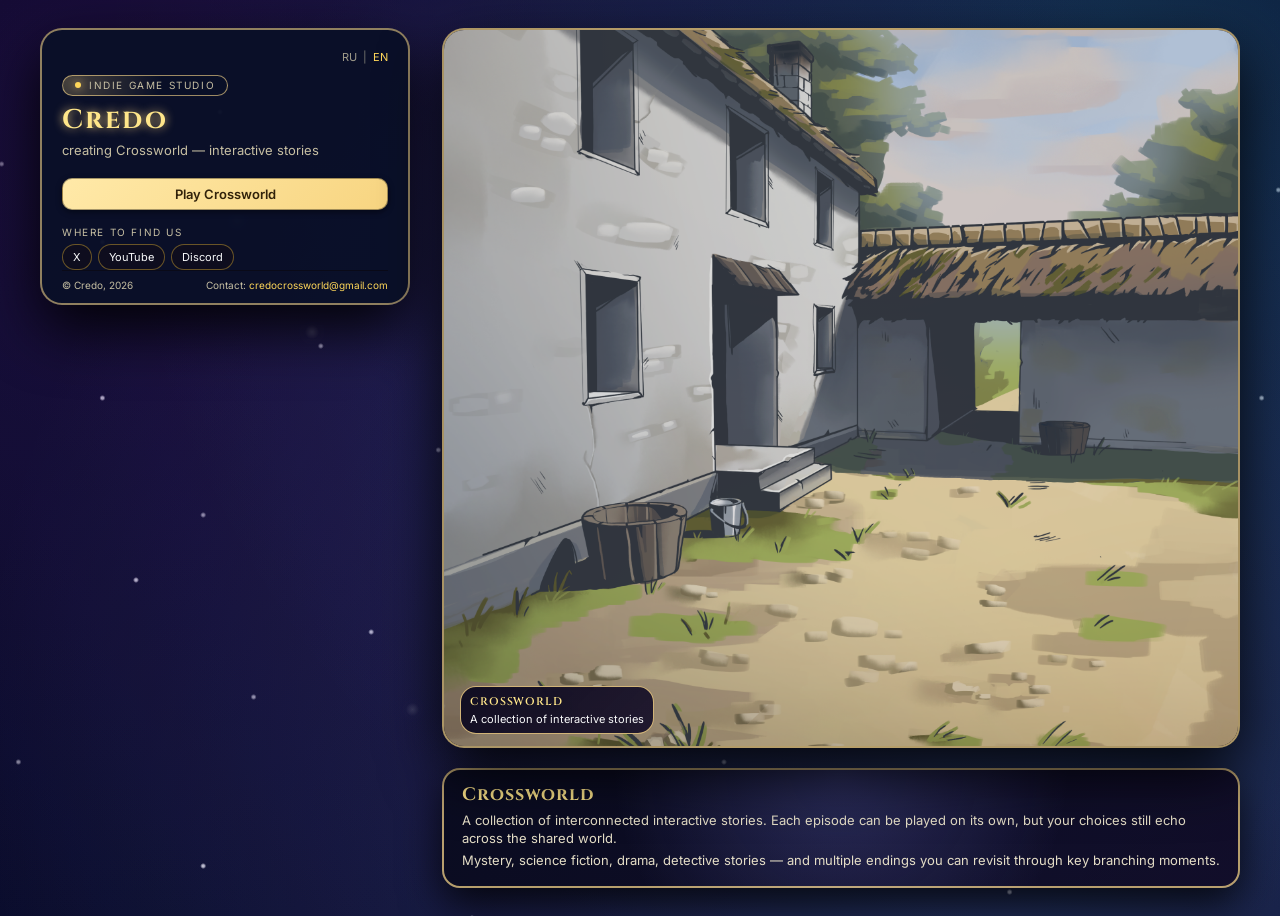
<file: index.html>
<!DOCTYPE html>
<html lang="ru">
<head>
  <meta charset="UTF-8" />
  <title>Credo — Crossworld</title>
  <meta name="viewport" content="width=device-width, initial-scale=1" />
  <meta
    name="description"
    content="Credo — инди-студия, создающая Crossworld: коллекцию интерактивных историй, где решения меняют финал."
  />

  <link rel="preconnect" href="https://fonts.googleapis.com">
  <link rel="preconnect" href="https://fonts.gstatic.com" crossorigin>
  <link
    href="https://fonts.googleapis.com/css2?family=Cinzel:wght@600;700&family=Inter:wght@300;400;600;700&display=swap"
    rel="stylesheet"
  >

  <link rel="stylesheet" href="css/base.css">
  <link rel="stylesheet" href="css/background-stars.css">
  <link rel="stylesheet" href="css/card.css">
  <link rel="stylesheet" href="css/poster.css">
  <link rel="stylesheet" href="css/layout.css">


  <link rel="icon" type="image/png" href="images/favicon.png">


  <script>
    (function () {
      const savedLang = localStorage.getItem("site-lang");
      if (savedLang) return;

      const lang = (navigator.language || navigator.userLanguage || "").toLowerCase();
      const isRussian = lang.startsWith("ru");

      if (!isRussian) {
        window.location.replace("en/");
      }
    })();
  </script>
</head>
<body>

  <main class="page">
    <div class="layout">

      <!-- Левая колонка -->
      <section class="card card-links" aria-label="Credo — ссылки и контакты">
        <div class="lang-switch" aria-label="Переключение языка">
          <a class="lang-link is-active" href="/" onclick="localStorage.setItem('site-lang','ru')">RU</a>
          <span class="lang-divider">|</span>
          <a class="lang-link" href="en/" onclick="localStorage.setItem('site-lang','en')">EN</a>
        </div>
        
        <header class="card-header">
          <div class="logo-pill">
            <span class="logo-dot"></span>
            <span>Игровая инди-студия</span>
          </div>

          <h1 class="title">Credo</h1>
          <p class="subtitle">делаем Crossworld — интерактивные истории</p>
        </header>

        <div class="cta-column">
          <!-- Замени href на реальные ссылки -->
          <a class="btn btn-primary" href="https://play.google.com/store/apps/details?id=com.Credo.CrossWorld" target="_blank" rel="noopener noreferrer">
            Играть в Crossworld
          </a>

          <a class="btn btn-outline" href="https://boosty.to/credo_game" target="_blank" rel="noopener noreferrer">
            Поддержать студию
          </a>
        </div>

        <div class="links-section">
          <p class="links-title">Соцсети и площадки</p>

          <div class="links-grid">
            <a class="pill-link" href="https://t.me/+BuVAD04osi0wZGUy" target="_blank" rel="noopener noreferrer">Telegram</a>
            <a class="pill-link" href="https://vk.com/credoindiegame" target="_blank" rel="noopener noreferrer">VK</a>
            <a class="pill-link" href="https://www.youtube.com/@GamesAreACredo" target="_blank" rel="noopener noreferrer">YouTube</a>
          </div>
        </div>

        <footer class="card-footer">
          <span>© Credo, 2026</span>
          <span>Контакты: <a href="mailto:credocrossworld@gmail.com">credocrossworld@gmail.com</a></span>
        </footer>
      </section>

      <!-- Правая колонка -->
      <section class="poster-block" aria-label="Crossworld — постер и описание">
        <article class="poster-card">
          <!-- Замени src на свой постер -->
          <img
            src="images/crossworld-poster.jpg"
            alt="Постер игры Crossworld"
            class="poster-image"
          />

          <div class="poster-tag">
            <span class="tag-pill">Crossworld</span>
            <span class="tag-sub">Коллекция интерактивных историй</span>
          </div>
        </article>

        <div class="poster-description">
          <h2>Crossworld</h2>
          <p>
            Сборник связанных между собой интерактивных историй. Каждый эпизод
            играется отдельно, но решения откликаются в общем мире.
          </p>
          <p class="poster-extra">
            Мистика, научная фантастика, драма, детектив — и несколько концовок,
            к которым можно возвращаться через ключевые развилки.
          </p>
        </div>
      </section>

    </div>
  </main>

</body>
</html>
</file>
<file: css/base.css>
:root {
  --bg-1: #02051a;
  --bg-2: #050b26;

  --card-bg: rgba(10, 16, 40, 0.96);
  --card-border: rgba(255, 221, 140, 0.55);

  --accent-main: #ffd75a;
  --accent-alt: #fbbf24;
  --accent-hot: #f97316;

  --text-main: #f9fafb;
  --text-muted: #e5dec7;
  --text-soft: #c7bfa3;

  --radius-card: 22px;
  --radius-pill: 999px;

  --shadow-soft: 0 24px 60px rgba(0, 0, 0, 0.9);

  --transition-fast: 150ms ease-out;
}

*,
*::before,
*::after {
  box-sizing: border-box;
}

body {
  margin: 0;
  min-height: 100vh;
  font-family: "Inter", system-ui, -apple-system, BlinkMacSystemFont, "Segoe UI", sans-serif;
  color: var(--text-main);
  background: linear-gradient(180deg, var(--bg-1), var(--bg-2));
  position: relative;
  overflow-x: hidden;
  overflow-y: auto;
}
</file>
<file: css/background-stars.css>
/* background-stars.css
   1) Статичная россыпь мелких звёзд + мягкие туманности (body::before)
      — с плавным движением и лёгким мерцанием
   2) Несколько мерцающих звёзд-крестиков (body::after, .page::before, .page::after)
      — медленное мерцание, не синхронное
   3) Базовый контейнер .page
*/

/* === СЛОЙ 1: МЕЛКИЕ ЗВЁЗДЫ + ТУМАННОСТИ === */

body::before {
  content: "";
  position: fixed;
  inset: -200px;
  pointer-events: none;
  z-index: 0;
  mix-blend-mode: screen;
  background-repeat: no-repeat;

  background-image:
    /* туманности: мягкие, слегка заметные */
    radial-gradient(circle at 22% 26%, rgba(88, 28, 135, 0.32), transparent 60%),
    radial-gradient(circle at 78% 20%, rgba(56, 189, 248, 0.22), transparent 60%),
    radial-gradient(circle at 68% 72%, rgba(129, 140, 248, 0.28), transparent 65%),

    /* звёздное поле: вручную раскиданные точки */
    radial-gradient(circle at 3% 6%,   rgba(248,250,252,0.9) 1px, transparent 3px),
    radial-gradient(circle at 8% 15%,  rgba(248,250,252,0.6) 1px, transparent 3px),
    radial-gradient(circle at 15% 4%,  rgba(248,250,252,0.8) 1px, transparent 3px),
    radial-gradient(circle at 21% 11%, rgba(248,250,252,0.7) 1px, transparent 3px),
    radial-gradient(circle at 28% 7%,  rgba(248,250,252,0.9) 1.1px, transparent 3px),
    radial-gradient(circle at 35% 3%,  rgba(248,250,252,0.7) 1px, transparent 3px),
    radial-gradient(circle at 42% 9%,  rgba(248,250,252,0.85) 1px, transparent 3px),
    radial-gradient(circle at 49% 5%,  rgba(248,250,252,0.7) 1px, transparent 3px),
    radial-gradient(circle at 56% 10%, rgba(248,250,252,0.9) 1.1px, transparent 3px),
    radial-gradient(circle at 63% 4%,  rgba(248,250,252,0.8) 1px, transparent 3px),
    radial-gradient(circle at 70% 9%,  rgba(248,250,252,0.9) 1px, transparent 3px),
    radial-gradient(circle at 77% 3%,  rgba(248,250,252,0.7) 1px, transparent 3px),
    radial-gradient(circle at 84% 11%, rgba(248,250,252,0.85) 1.1px, transparent 3px),
    radial-gradient(circle at 91% 6%,  rgba(248,250,252,0.8) 1px, transparent 3px),
    radial-gradient(circle at 97% 12%, rgba(248,250,252,0.9) 1px, transparent 3px),

    radial-gradient(circle at 5% 22%,  rgba(248,250,252,0.8) 1px, transparent 3px),
    radial-gradient(circle at 12% 28%, rgba(248,250,252,0.6) 1px, transparent 3px),
    radial-gradient(circle at 18% 34%, rgba(248,250,252,0.9) 1.1px, transparent 3px),
    radial-gradient(circle at 25% 24%, rgba(248,250,252,0.7) 1px, transparent 3px),
    radial-gradient(circle at 32% 31%, rgba(248,250,252,0.85) 1px, transparent 3px),
    radial-gradient(circle at 39% 22%, rgba(248,250,252,0.7) 1px, transparent 3px),
    radial-gradient(circle at 46% 29%, rgba(248,250,252,0.9) 1px, transparent 3px),
    radial-gradient(circle at 53% 20%, rgba(248,250,252,0.75) 1px, transparent 3px),
    radial-gradient(circle at 60% 28%, rgba(248,250,252,0.9) 1.1px, transparent 3px),
    radial-gradient(circle at 67% 23%, rgba(248,250,252,0.7) 1px, transparent 3px),
    radial-gradient(circle at 74% 32%, rgba(248,250,252,0.8) 1px, transparent 3px),
    radial-gradient(circle at 81% 24%, rgba(248,250,252,0.9) 1px, transparent 3px),
    radial-gradient(circle at 88% 30%, rgba(248,250,252,0.7) 1px, transparent 3px),
    radial-gradient(circle at 95% 22%, rgba(248,250,252,0.85) 1px, transparent 3px),

    radial-gradient(circle at 4% 44%,  rgba(248,250,252,0.75) 1px, transparent 3px),
    radial-gradient(circle at 10% 51%, rgba(248,250,252,0.65) 1px, transparent 3px),
    radial-gradient(circle at 18% 46%, rgba(248,250,252,0.9) 1.1px, transparent 3px),
    radial-gradient(circle at 24% 55%, rgba(248,250,252,0.7) 1px, transparent 3px),
    radial-gradient(circle at 31% 42%, rgba(248,250,252,0.9) 1px, transparent 3px),
    radial-gradient(circle at 38% 50%, rgba(248,250,252,0.75) 1px, transparent 3px),
    radial-gradient(circle at 45% 46%, rgba(248,250,252,0.85) 1px, transparent 3px),
    radial-gradient(circle at 52% 54%, rgba(248,250,252,0.7) 1px, transparent 3px),
    radial-gradient(circle at 59% 48%, rgba(248,250,252,0.9) 1.1px, transparent 3px),
    radial-gradient(circle at 66% 55%, rgba(248,250,252,0.7) 1px, transparent 3px),
    radial-gradient(circle at 73% 44%, rgba(248,250,252,0.85) 1px, transparent 3px),
    radial-gradient(circle at 80% 52%, rgba(248,250,252,0.7) 1px, transparent 3px),
    radial-gradient(circle at 87% 46%, rgba(248,250,252,0.9) 1px, transparent 3px),
    radial-gradient(circle at 94% 53%, rgba(248,250,252,0.75) 1px, transparent 3px),

    radial-gradient(circle at 6% 66%,  rgba(248,250,252,0.8) 1px, transparent 3px),
    radial-gradient(circle at 13% 74%, rgba(248,250,252,0.6) 1px, transparent 3px),
    radial-gradient(circle at 20% 60%, rgba(248,250,252,0.9) 1.1px, transparent 3px),
    radial-gradient(circle at 27% 69%, rgba(248,250,252,0.7) 1px, transparent 3px),
    radial-gradient(circle at 34% 64%, rgba(248,250,252,0.9) 1px, transparent 3px),
    radial-gradient(circle at 41% 72%, rgba(248,250,252,0.75) 1px, transparent 3px),
    radial-gradient(circle at 48% 66%, rgba(248,250,252,0.85) 1px, transparent 3px),
    radial-gradient(circle at 55% 74%, rgba(248,250,252,0.7) 1px, transparent 3px),
    radial-gradient(circle at 62% 60%, rgba(248,250,252,0.9) 1.1px, transparent 3px),
    radial-gradient(circle at 69% 68%, rgba(248,250,252,0.7) 1px, transparent 3px),
    radial-gradient(circle at 76% 63%, rgba(248,250,252,0.85) 1px, transparent 3px),
    radial-gradient(circle at 83% 71%, rgba(248,250,252,0.7) 1px, transparent 3px),
    radial-gradient(circle at 90% 66%, rgba(248,250,252,0.9) 1px, transparent 3px),

    radial-gradient(circle at 8% 86%,  rgba(248,250,252,0.8) 1px, transparent 3px),
    radial-gradient(circle at 16% 93%, rgba(248,250,252,0.6) 1px, transparent 3px),
    radial-gradient(circle at 24% 82%, rgba(248,250,252,0.9) 1.1px, transparent 3px),
    radial-gradient(circle at 32% 90%, rgba(248,250,252,0.7) 1px, transparent 3px),
    radial-gradient(circle at 40% 86%, rgba(248,250,252,0.9) 1px, transparent 3px),
    radial-gradient(circle at 48% 94%, rgba(248,250,252,0.75) 1px, transparent 3px),
    radial-gradient(circle at 56% 88%, rgba(248,250,252,0.85) 1px, transparent 3px),
    radial-gradient(circle at 64% 96%, rgba(248,250,252,0.7) 1px, transparent 3px),
    radial-gradient(circle at 72% 84%, rgba(248,250,252,0.9) 1.1px, transparent 3px),
    radial-gradient(circle at 80% 92%, rgba(248,250,252,0.7) 1px, transparent 3px),
    radial-gradient(circle at 88% 88%, rgba(248,250,252,0.85) 1px, transparent 3px),
    radial-gradient(circle at 95% 94%, rgba(248,250,252,0.8) 1px, transparent 3px);

  opacity: 0.9;

  animation:
    starsDrift 54s linear infinite,
    starsTwinkle 6s ease-in-out infinite alternate;
}

/* === СЛОЙ 2: МЕРЦАЮЩИЕ ЗВЁЗДЫ-КРЕСТИКИ (ГРУППА A) === */

body::after {
  content: "";
  position: fixed;
  inset: 0;
  pointer-events: none;
  z-index: 0;
  mix-blend-mode: screen;
  background-repeat: no-repeat;
  filter: drop-shadow(0 0 8px rgba(167,139,250,0.9));

  background-image:
    radial-gradient(circle, rgba(255,255,255,1) 0, rgba(255,255,255,0) 55%),
    linear-gradient(0deg,  transparent 48%, rgba(255,255,255,0.95) 50%, transparent 52%),
    linear-gradient(90deg, transparent 48%, rgba(255,255,255,0.95) 50%, transparent 52%),

    radial-gradient(circle, rgba(255,255,255,1) 0, rgba(255,255,255,0) 55%),
    linear-gradient(0deg,  transparent 48%, rgba(255,255,255,0.95) 50%, transparent 52%),
    linear-gradient(90deg, transparent 48%, rgba(255,255,255,0.95) 50%, transparent 52%),

    radial-gradient(circle, rgba(255,255,255,1) 0, rgba(255,255,255,0) 55%),
    linear-gradient(0deg,  transparent 48%, rgba(255,255,255,0.95) 50%, transparent 52%),
    linear-gradient(90deg, transparent 48%, rgba(255,255,255,0.95) 50%, transparent 52%);

  background-size:
    20px 20px, 2px 26px, 26px 2px,
    18px 18px, 2px 24px, 24px 2px,
    16px 16px, 2px 22px, 22px 2px;

  background-position:
    18% 24%, 18% 24%, 18% 24%,
    42% 18%, 42% 18%, 42% 18%,
    70% 30%, 70% 30%, 70% 30%;

  opacity: 0.18;
  animation: starFlash 7s ease-in-out infinite;
}

/* === БАЗОВЫЙ КОНТЕЙНЕР .page === */

.page {
  position: relative;
  z-index: 1;
  min-height: 100vh;
  display: flex;
  align-items: center;
  justify-content: center;
  padding: 28px 32px;
}

/* === СЛОЙ 3: КРЕСТИКИ ВОКРУГ КОНТЕНТА (ГРУППА B) === */

.page::before {
  content: "";
  position: absolute;
  inset: 0;
  pointer-events: none;
  mix-blend-mode: screen;
  z-index: 1;
  background-repeat: no-repeat;
  filter: drop-shadow(0 0 7px rgba(196,181,253,0.9));

  background-image:
    radial-gradient(circle, rgba(255,255,255,1) 0, rgba(255,255,255,0) 55%),
    linear-gradient(0deg,  transparent 48%, rgba(255,255,255,0.95) 50%, transparent 52%),
    linear-gradient(90deg, transparent 48%, rgba(255,255,255,0.95) 50%, transparent 52%),

    radial-gradient(circle, rgba(255,255,255,1) 0, rgba(255,255,255,0) 55%),
    linear-gradient(0deg,  transparent 48%, rgba(255,255,255,0.95) 50%, transparent 52%),
    linear-gradient(90deg, transparent 48%, rgba(255,255,255,0.95) 50%, transparent 52%);

  background-size:
    18px 18px, 2px 24px, 24px 2px,
    16px 16px, 2px 22px, 22px 2px;

  background-position:
    24% 36%, 24% 36%, 24% 36%,
    82% 26%, 82% 26%, 82% 26%;

  opacity: 0.16;
  animation: starFlash 9s ease-in-out infinite;
  animation-delay: 2.3s;
}

/* === СЛОЙ 4: КРЕСТИКИ СНИЗУ (ГРУППА C) === */

.page::after {
  content: "";
  position: absolute;
  inset: 0;
  pointer-events: none;
  mix-blend-mode: screen;
  z-index: 1;
  background-repeat: no-repeat;
  filter: drop-shadow(0 0 7px rgba(167,139,250,0.9));

  background-image:
    radial-gradient(circle, rgba(255,255,255,1) 0, rgba(255,255,255,0) 55%),
    linear-gradient(0deg,  transparent 48%, rgba(255,255,255,0.95) 50%, transparent 52%),
    linear-gradient(90deg, transparent 48%, rgba(255,255,255,0.95) 50%, transparent 52%),

    radial-gradient(circle, rgba(255,255,255,1) 0, rgba(255,255,255,0) 55%),
    linear-gradient(0deg,  transparent 48%, rgba(255,255,255,0.95) 50%, transparent 52%),
    linear-gradient(90deg, transparent 48%, rgba(255,255,255,0.95) 50%, transparent 52%);

  background-size:
    17px 17px, 2px 22px, 22px 2px,
    15px 15px, 2px 20px, 20px 2px;

  background-position:
    32% 78%, 32% 78%, 32% 78%,
    86% 68%, 86% 68%, 86% 68%;

  opacity: 0.14;
  animation: starFlash 10.5s ease-in-out infinite;
  animation-delay: 4s;
}

/* На мобильных можно убрать дополнительные крестики, чтобы не шумели */

@media (max-width: 960px) {
  .page::before,
  .page::after {
    display: none;
  }
}

/* === АНИМАЦИИ === */

@keyframes starsDrift {
  0%   { transform: translate3d(0, 0, 0); }
  100% { transform: translate3d(-120px, -90px, 0); }
}

@keyframes starsTwinkle {
  0%, 100% { opacity: 0.6; }
  50%      { opacity: 0.9; }
}

@keyframes starFlash {
  0%, 15%   { opacity: 0.05; }
  35%       { opacity: 1; }
  55%       { opacity: 0.35; }
  75%       { opacity: 0.7; }
  100%      { opacity: 0.1; }
}
</file>
<file: css/card.css>
.card {
  background: var(--card-bg);
  border-radius: var(--radius-card);
  border: 2px solid var(--card-border);
  box-shadow: var(--shadow-soft);
  padding: 20px 20px 12px;
  backdrop-filter: blur(16px);
}

.card-links {
  width: 370px;
  flex-shrink: 0;
  display: flex;
  flex-direction: column;
}

.lang-switch {
  display: flex;
  justify-content: flex-end;
  align-items: center;
  gap: 6px;
  margin-bottom: 8px;
  font-size: 11px;
}

.lang-link {
  color: var(--text-soft);
  text-decoration: none;
  transition: color var(--transition-fast), opacity var(--transition-fast);
  opacity: 0.8;
}

.lang-link:hover {
  color: var(--text-main);
  opacity: 1;
}

.lang-link.is-active {
  color: var(--accent-main);
  opacity: 1;
}

.lang-divider {
  color: var(--text-soft);
  opacity: 0.6;
}

.card-header {
  text-align: left;
  margin-bottom: 10px;
}

.logo-pill {
  display: inline-flex;
  align-items: center;
  gap: 8px;
  padding: 3px 12px 4px;
  border-radius: var(--radius-pill);
  border: 1px solid rgba(255, 221, 140, 0.6);
  background:
    radial-gradient(circle at 0 0, rgba(255, 215, 128, 0.25), transparent 60%),
    rgba(10, 16, 40, 0.98);
  font-size: 10px;
  text-transform: uppercase;
  letter-spacing: 0.16em;
  color: var(--text-soft);
  margin-bottom: 6px;
}

.logo-dot {
  width: 6px;
  height: 6px;
  border-radius: 50%;
  background: var(--accent-main);
  box-shadow: 0 0 10px rgba(255, 215, 128, 0.9);
}

.title {
  font-family: "Cinzel", "Times New Roman", serif;
  font-size: 27px;
  font-weight: 700;
  margin: 0 0 4px;
  letter-spacing: 0.08em;
  color: #ffe68a;
  text-shadow: 0 0 10px rgba(255, 215, 128, 0.9);
}

.subtitle {
  margin: 0;
  font-size: 13px;
  color: var(--text-soft);
}

.cta-column {
  display: flex;
  flex-direction: column;
  gap: 7px;
  margin: 10px 0 12px;
}

.btn {
  display: inline-flex;
  justify-content: center;
  align-items: center;
  padding: 7px 14px;
  border-radius: 10px;
  border: 1px solid rgba(0, 0, 0, 0.35);
  font-size: 13px;
  font-weight: 600;
  text-decoration: none;
  cursor: pointer;
  transition:
    transform var(--transition-fast),
    box-shadow var(--transition-fast),
    filter var(--transition-fast),
    background-position 220ms ease-out;
  background-size: 160% 160%;
}

.btn-primary {
  background-image: linear-gradient(135deg, #ffe9a8, #f3c96a);
  color: #31220a;
  box-shadow: 0 2px 6px rgba(0, 0, 0, 0.45);
}

.btn-secondary {
  background-image: linear-gradient(135deg, #f6d889, #e7b858);
  color: #31220a;
  box-shadow: 0 2px 6px rgba(0, 0, 0, 0.4);
}

.btn-outline {
  background-image: linear-gradient(135deg, #171428, #221b3a);
  color: var(--text-main);
  border-color: rgba(255, 221, 140, 0.5);
  box-shadow: 0 2px 6px rgba(0, 0, 0, 0.5);
}

.btn:hover {
  transform: translateY(-1px);
  filter: brightness(1.03);
  box-shadow: 0 3px 8px rgba(0, 0, 0, 0.55);
}

.btn:active {
  transform: translateY(0);
  filter: brightness(0.96);
  box-shadow: 0 1px 5px rgba(0, 0, 0, 0.6);
}

.links-section {
  margin-top: 4px;
}

.links-title {
  font-size: 10px;
  text-transform: uppercase;
  letter-spacing: 0.16em;
  color: var(--text-soft);
  margin: 0 0 6px;
}

.links-grid {
  display: flex;
  flex-wrap: wrap;
  gap: 6px;
}

.pill-link {
  padding: 5px 10px;
  border-radius: var(--radius-pill);
  font-size: 11px;
  text-decoration: none;
  color: var(--text-main);
  border: 1px solid rgba(117, 94, 40, 0.9);
  background: rgba(15, 14, 30, 0.95);
  transition:
    background-color var(--transition-fast),
    border-color var(--transition-fast),
    transform var(--transition-fast),
    box-shadow var(--transition-fast);
}

.pill-link:hover {
  background-color: rgba(26, 21, 52, 1);
  border-color: rgba(255, 221, 140, 0.9);
  transform: translateY(-1px);
  box-shadow: 0 6px 14px rgba(0, 0, 0, 0.9);
}

.card-footer {
  margin-top: auto;
  padding-top: 8px;
  border-top: 1px solid rgba(10, 10, 24, 1);
  display: flex;
  justify-content: space-between;
  gap: 6px;
  font-size: 10px;
  color: var(--text-soft);
}

.card-footer a {
  color: var(--accent-main);
  text-decoration: none;
}

.card-footer a:hover {
  text-decoration: underline;
}
</file>
<file: css/poster.css>
.poster-block {
  flex: 1;
  display: flex;
  flex-direction: column;
  gap: 10px;
}

.poster-card {
  position: relative;
  border-radius: var(--radius-card);
  overflow: hidden;
  border: 2px solid rgba(255, 221, 140, 0.65);
  box-shadow: var(--shadow-soft);
  background:
    radial-gradient(circle at top, rgba(255, 215, 128, 0.18), transparent 55%),
    radial-gradient(circle at bottom, rgba(248, 181, 84, 0.25), transparent 60%),
    #02051a;
  height: 80vh;
  max-height: 800px;
}

.poster-image {
  width: 100%;
  height: 100%;
  display: block;
  object-fit: cover;
  opacity: 0.96;
}

.poster-tag {
  position: absolute;
  left: 16px;
  bottom: 12px;
  display: flex;
  flex-direction: column;
  gap: 3px;
  padding: 7px 9px;
  border-radius: 16px;
  background: linear-gradient(
    135deg,
    rgba(13, 10, 32, 0.96),
    rgba(20, 14, 40, 0.9)
  );
  backdrop-filter: blur(9px);
  border: 1px solid rgba(255, 221, 140, 0.8);
}

.tag-pill {
  font-family: "Cinzel", "Times New Roman", serif;
  font-size: 11px;
  font-weight: 600;
  letter-spacing: 0.08em;
  text-transform: uppercase;
  color: #ffe68a;
}

.tag-sub {
  font-size: 11px;
  color: var(--text-main);
}

/* Нижний фрейм под описанием */

.poster-description {
  margin-top: 10px;
  padding: 12px 18px;
  border-radius: 18px;
  border: 2px solid rgba(255, 221, 140, 0.7);
  background:
    radial-gradient(circle at top, rgba(129, 140, 248, 0.25) 0, transparent 55%),
    linear-gradient(135deg, rgba(10, 12, 32, 0.98), rgba(18, 14, 42, 0.98));
  box-shadow: 0 16px 40px rgba(0, 0, 0, 0.8);
}

.poster-description h2 {
  margin: 0 0 4px;
  font-family: "Cinzel", "Times New Roman", serif;
  font-size: 18px;
  letter-spacing: 0.05em;
  color: #ffe68a;
}

.poster-description p {
  margin: 0 0 4px;
  font-size: 13px;
  color: var(--text-muted);
  line-height: 1.4;
}

.poster-extra {
  font-size: 12px;
  color: var(--text-soft);
}
</file>
<file: css/layout.css>
.layout {
  width: 100%;
  max-width: 1200px;
  display: flex;
  gap: 32px;
  align-items: flex-start;
  position: relative;
  z-index: 2; /* над бликами и фоном */
}

@media (max-width: 960px) {
  .layout {
    flex-direction: column;
    max-width: 640px;
  }

  .card-links {
    width: 100%;
  }

  .poster-card {
    height: 70vh;
    max-height: none;
  }
}

@media (max-width: 480px) {
  .page {
    padding: 20px 12px 24px;
  }

  .card {
    padding: 16px 12px 10px;
    border-radius: 18px;
  }

  .poster-card,
  .poster-description {
    border-radius: 14px;
  }

  .title {
    font-size: 23px;
  }

  .subtitle {
    font-size: 11px;
  }

  .btn {
    font-size: 12px;
    padding: 6px 12px;
  }
}
</file>
